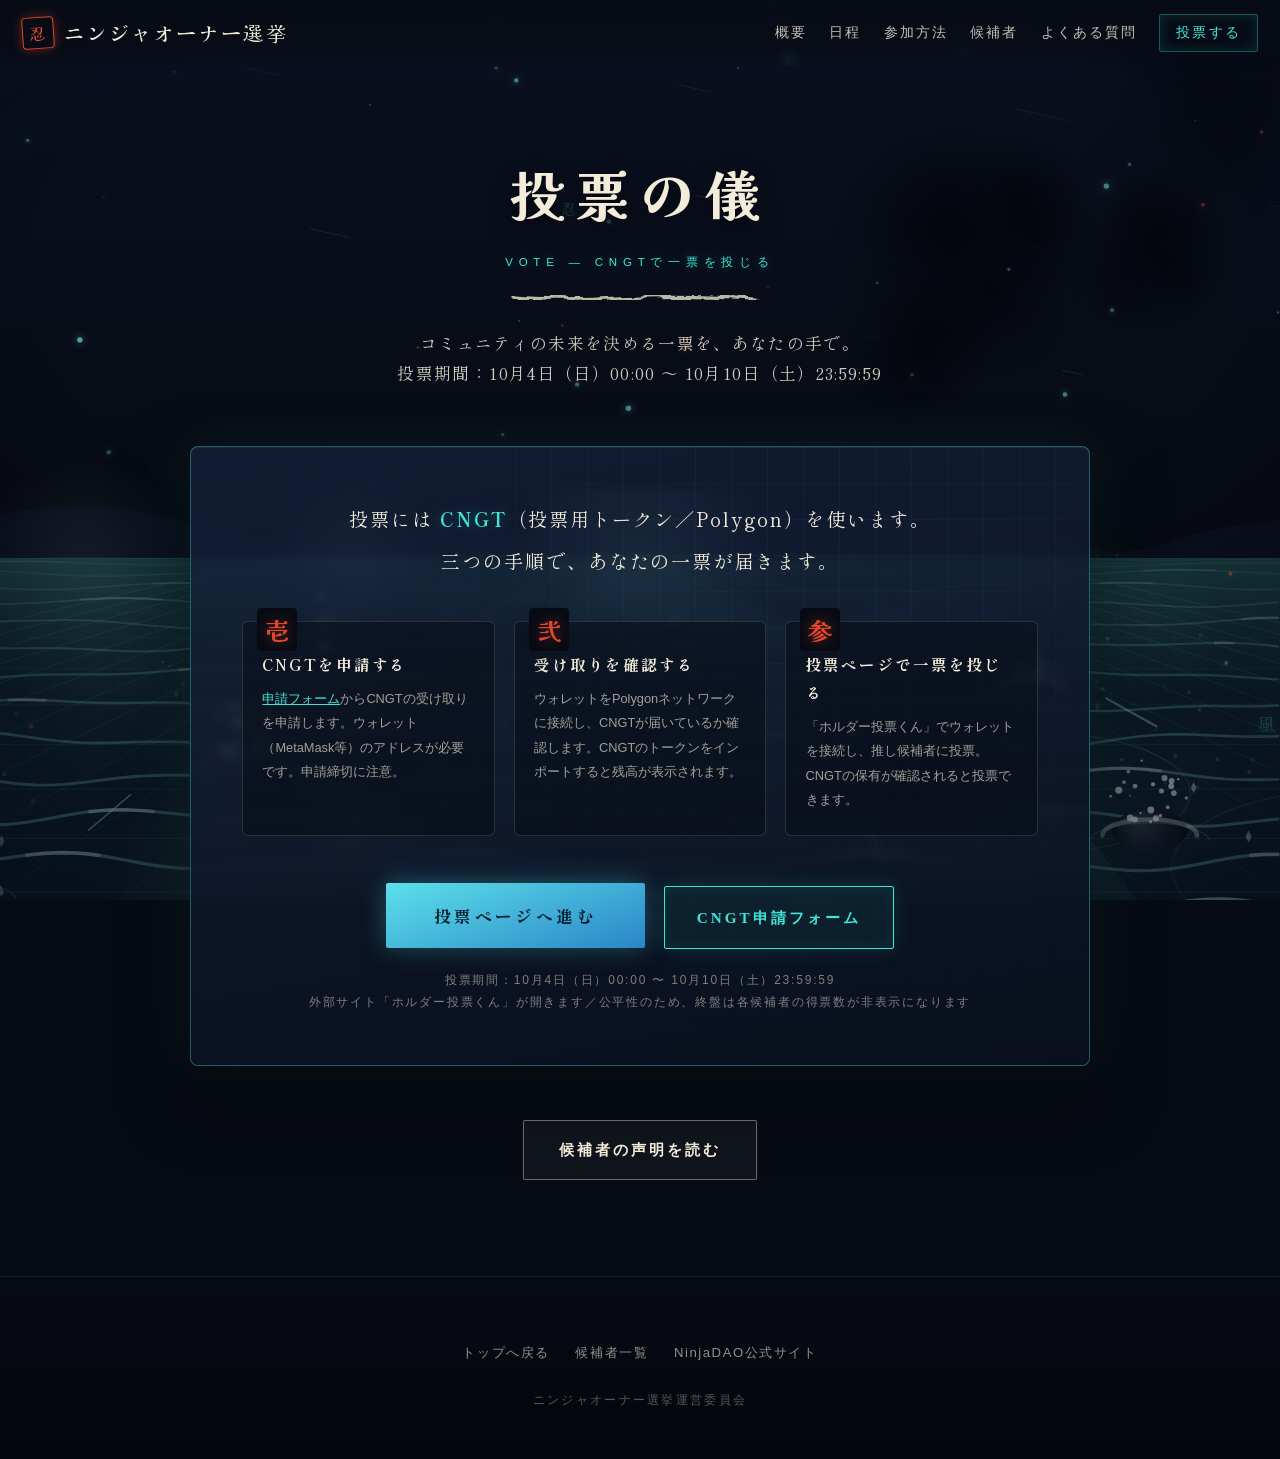
<file: vote.html>
<!DOCTYPE html>
<html lang="ja">
<head>
<meta charset="UTF-8">
<meta name="viewport" content="width=device-width, initial-scale=1.0">
<title>投票の儀 - ニンジャオーナー選挙</title>
<meta name="description" content="ニンジャオーナー選挙の投票ページ。CNGTを使って「ホルダー投票くん」から一票を投じます。">
<link rel="preconnect" href="https://fonts.googleapis.com">
<link rel="preconnect" href="https://fonts.gstatic.com" crossorigin>
<link href="https://fonts.googleapis.com/css2?family=Kaisei+Tokumin:wght@500;700;800&family=Shippori+Mincho+B1:wght@400;600;800&family=Zen+Kaku+Gothic+New:wght@400;500;700&display=swap" rel="stylesheet">
<link rel="stylesheet" href="css/style.css">
</head>
<body data-page="vote">

<svg width="0" height="0" style="position:absolute" aria-hidden="true">
  <defs>
    <filter id="rough-edge">
      <feTurbulence type="fractalNoise" baseFrequency="0.018" numOctaves="4" seed="3" result="n"/>
      <feDisplacementMap in="SourceGraphic" in2="n" scale="9" xChannelSelector="R" yChannelSelector="G"/>
    </filter>
    <filter id="rough-edge-strong">
      <feTurbulence type="fractalNoise" baseFrequency="0.03" numOctaves="4" seed="8" result="n"/>
      <feDisplacementMap in="SourceGraphic" in2="n" scale="14" xChannelSelector="R" yChannelSelector="G"/>
    </filter>
  </defs>
</svg>

<div class="bg-image-slot" aria-hidden="true"></div>
<div id="cyber-bg" aria-hidden="true"><canvas id="bg-canvas"></canvas></div>
<div class="bg-vignette" aria-hidden="true"></div>

<div class="site">

<header>
  <a class="brand" href="index.html"><span class="mark">忍</span>ニンジャオーナー選挙</a>
  <nav>
    <a href="index.html#about">概要</a>
    <a href="index.html#schedule">日程</a>
    <a href="index.html#join">参加方法</a>
    <a href="candidates.html">候補者</a>
    <a href="index.html#faq">よくある質問</a>
    <a class="nav-vote" href="vote.html" aria-current="page">投票する</a>
  </nav>
</header>

<main id="top">
<section class="page-hero">
  <h1 class="sec-kanji">投票の儀</h1>
  <p class="sec-label">VOTE — CNGTで一票を投じる</p>
  <svg class="brush-divider" viewBox="0 0 260 14" xmlns="http://www.w3.org/2000/svg">
    <path d="M4 6 Q50 10 110 6 T256 8" stroke="#f3ecd9" stroke-width="3.4" fill="none"
      stroke-linecap="round" opacity=".85" filter="url(#rough-edge-strong)"/>
  </svg>
  <p class="lead">コミュニティの未来を決める一票を、あなたの手で。<br>投票期間：10月4日（日）00:00 〜 10月10日（土）23:59:59</p>
</section>

<section style="padding-top:1rem">
  <div class="vote-wrap reveal">
    <div class="vote-panel">
      <p class="vote-lead">
        投票には <span class="cngt">CNGT</span>（投票用トークン／Polygon）を使います。<br>
        三つの手順で、あなたの一票が届きます。
      </p>
      <div class="vote-steps">
        <div class="vote-step" data-kanji="壱">
          <h4>CNGTを申請する</h4>
          <p><a data-cngt-link href="https://cngt.vibe.co.jp/" target="_blank" rel="noopener">申請フォーム</a>からCNGTの受け取りを申請します。ウォレット（MetaMask等）のアドレスが必要です。申請締切に注意。</p>
        </div>
        <div class="vote-step" data-kanji="弐">
          <h4>受け取りを確認する</h4>
          <p>ウォレットをPolygonネットワークに接続し、CNGTが届いているか確認します。CNGTのトークンをインポートすると残高が表示されます。</p>
        </div>
        <div class="vote-step" data-kanji="参">
          <h4>投票ページで一票を投じる</h4>
          <p>「ホルダー投票くん」でウォレットを接続し、推し候補者に投票。CNGTの保有が確認されると投票できます。</p>
        </div>
      </div>
      <div class="vote-cta">
        <a class="btn btn-shu" data-vote-link href="https://tohyo.mad-member-tools.com/vote/u4ppp2PtuM8JCCwT" target="_blank" rel="noopener">投票ページへ進む</a>
        <a class="btn btn-neon" data-cngt-link href="https://cngt.vibe.co.jp/" target="_blank" rel="noopener">CNGT申請フォーム</a>
        <span class="small">投票期間：10月4日（日）00:00 〜 10月10日（土）23:59:59<br>外部サイト「ホルダー投票くん」が開きます／公平性のため、終盤は各候補者の得票数が非表示になります</span>
      </div>
    </div>
  </div>

  <div class="cand-more" style="margin-top:3.4rem">
    <a class="btn btn-ghost" href="candidates.html">候補者の声明を読む</a>
  </div>
</section>
</main>

<footer>
  <div class="links">
    <a href="index.html">トップへ戻る</a>
    <a href="candidates.html">候補者一覧</a>
    <a href="https://www.ninja-dao.com/" target="_blank" rel="noopener">NinjaDAO公式サイト</a>
  </div>
  <p class="credit">ニンジャオーナー選挙運営委員会</p>
</footer>

</div>

<script src="js/config.js"></script>
<script src="js/candidates-data.js"></script>
<script src="js/bg.js"></script>
<script src="js/main.js"></script>
</body>
</html>
</file>
<file: css/style.css>
:root{
  --void:#070b14;
  --indigo:#0e1729;
  --indigo-2:#16233d;
  --neon:#3ee6da;
  --neon-dim:rgba(62,230,218,.35);
  --water:#3aa8d8;
  --shu:#c93a2b;
  --shu-bright:#e4472e;
  --washi:#f3ecd9;
  --washi-2:#eadfc6;
  --washi-shadow:#d8c9a8;
  --sumi:#221c16;
  --sumi-soft:#4a4238;
  --gold:#c8a24a;
  --font-brush:'Kaisei Tokumin',serif;
  --font-mincho:'Shippori Mincho B1',serif;
  --font-gothic:'Zen Kaku Gothic New',sans-serif;
}
*{margin:0;padding:0;box-sizing:border-box}
html{scroll-behavior:smooth}
body{
  background:var(--void);
  color:var(--washi);
  font-family:var(--font-gothic);
  overflow-x:hidden;
  line-height:1.8;
}
::selection{background:var(--shu);color:var(--washi)}

/* ============ 奥行きのあるサイバー背景 ============ */
#cyber-bg{position:fixed;inset:0;z-index:0;pointer-events:none}
#cyber-bg canvas{position:absolute;inset:0;width:100%;height:100%}
.bg-vignette{
  position:fixed;inset:0;z-index:1;pointer-events:none;
  background:radial-gradient(ellipse 120% 90% at 50% 30%,transparent 40%,rgba(4,6,12,.75) 100%);
}
/* 差し替え用：ChatGPT生成の背景画像をここに敷く場合 */
.bg-image-slot{
  position:fixed;inset:0;z-index:0;pointer-events:none;
  background-size:cover;background-position:center;
  opacity:.5;
  /* background-image:url('../assets/bg.jpg'); ← 画像ができたらここに指定 */
}

.site{position:relative;z-index:2}

/* ============ ヘッダー ============ */
header{
  position:fixed;top:0;left:0;right:0;z-index:100;
  display:flex;align-items:center;justify-content:space-between;
  padding:.9rem 1.4rem;
  background:linear-gradient(180deg,rgba(7,11,20,.92),rgba(7,11,20,.65) 70%,transparent);
  backdrop-filter:blur(6px);
}
.brand{
  font-family:var(--font-brush);font-size:1.25rem;letter-spacing:.12em;
  color:var(--washi);text-decoration:none;display:flex;align-items:center;gap:.6rem;
}
.brand .mark{
  width:2rem;height:2rem;border:1.5px solid var(--shu-bright);border-radius:4px;
  display:grid;place-items:center;font-size:1.05rem;color:var(--shu-bright);
  box-shadow:0 0 12px rgba(228,71,46,.4);transform:rotate(-4deg);
}
nav{display:flex;gap:1.4rem;align-items:center}
nav a{
  color:rgba(243,236,217,.8);text-decoration:none;font-size:.85rem;letter-spacing:.15em;
  transition:color .25s;
}
nav a:hover,nav a:focus-visible{color:var(--neon)}
nav a[aria-current="page"]{color:var(--neon)}
nav .nav-vote{
  border:1px solid var(--neon-dim);padding:.35rem 1rem;border-radius:2px;
  color:var(--neon);box-shadow:0 0 14px rgba(62,230,218,.15) inset;
}
nav .nav-vote:hover{background:rgba(62,230,218,.1)}
@media(max-width:720px){nav a:not(.nav-vote){display:none}}

/* ============ ヒーロー ============ */
.hero{
  min-height:100svh;display:grid;place-items:center;text-align:center;
  padding:7rem 1.2rem 4rem;position:relative;perspective:900px;
}
.hero-inner{position:relative;max-width:900px}
.hero-eyebrow{
  font-family:var(--font-gothic);font-size:.8rem;letter-spacing:.55em;
  color:var(--neon);text-shadow:0 0 16px var(--neon-dim);
  margin-bottom:1.6rem;
}
h1.hero-title{
  font-family:var(--font-brush);font-weight:800;
  font-size:clamp(2.6rem,8.5vw,6rem);
  letter-spacing:.06em;line-height:1.25;
  color:var(--washi);
  text-shadow:
    0 0 2px rgba(243,236,217,.5),
    0 6px 30px rgba(0,0,0,.7),
    0 0 60px rgba(62,230,218,.12);
}
h1 .accent{
  color:var(--shu-bright);
  text-shadow:0 0 24px rgba(228,71,46,.55),0 6px 30px rgba(0,0,0,.7);
}
.hero-sub{
  margin:1.8rem auto 0;max-width:34em;
  font-family:var(--font-mincho);font-size:clamp(.95rem,2.4vw,1.1rem);
  color:rgba(243,236,217,.85);letter-spacing:.08em;
}
/* NFTカード（画像差し替え用） */
.nft-card{
  margin:3rem auto 0;width:min(480px,86vw);aspect-ratio:1/1;
  border:1px solid rgba(62,230,218,.45);border-radius:8px;
  background:linear-gradient(160deg,rgba(22,35,61,.85),rgba(14,23,41,.9));
  box-shadow:0 0 70px rgba(62,230,218,.2),0 34px 70px rgba(0,0,0,.65);
  display:grid;place-items:center;position:relative;
  transform-style:preserve-3d;transition:transform .15s ease-out;
  will-change:transform;
}
.nft-card::before{
  content:"";position:absolute;inset:8px;border:1px dashed rgba(243,236,217,.25);border-radius:4px;
}
.nft-card .ph{
  font-size:.8rem;letter-spacing:.2em;color:rgba(243,236,217,.5);
  padding:1rem;text-align:center;line-height:2;
}
.nft-card img{width:100%;height:100%;object-fit:cover;border-radius:8px;display:block}
.nft-caption{
  margin-top:1rem;font-size:.78rem;letter-spacing:.3em;color:rgba(62,230,218,.8);
}
.hero-cta{
  margin-top:2.6rem;display:flex;gap:1rem;justify-content:center;flex-wrap:wrap;
}
.btn{
  font-family:var(--font-mincho);font-weight:600;letter-spacing:.2em;
  text-decoration:none;padding:.95rem 2.2rem;border-radius:2px;
  font-size:.95rem;position:relative;transition:transform .2s,box-shadow .2s,background .2s;
  display:inline-block;
}
.btn:active{transform:translateY(1px)}
.btn-shu{ /* 主役ボタン：水属性の水色グラデーション */
  background:linear-gradient(160deg,#5ce0ea,#2a86c8);color:#06222e;font-weight:800;
  box-shadow:0 0 26px rgba(80,205,235,.4),0 8px 20px rgba(0,0,0,.5);
}
.btn-shu:hover{box-shadow:0 0 44px rgba(90,220,240,.65),0 8px 20px rgba(0,0,0,.5);transform:translateY(-2px)}
.btn-ghost{
  border:1px solid rgba(243,236,217,.4);color:var(--washi);
  background:rgba(243,236,217,.04);
}
.btn-ghost:hover{border-color:var(--neon);color:var(--neon);box-shadow:0 0 20px rgba(62,230,218,.2)}
.btn-neon{
  border:1px solid var(--neon);color:var(--neon);
  background:rgba(62,230,218,.06);
  box-shadow:0 0 20px rgba(62,230,218,.15),inset 0 0 14px rgba(62,230,218,.08);
}
.btn-neon:hover{background:rgba(62,230,218,.14);box-shadow:0 0 34px rgba(62,230,218,.35)}
.btn-sumi{
  background:var(--sumi);color:var(--washi);letter-spacing:.25em;
  box-shadow:0 6px 16px rgba(0,0,0,.35);
}
.btn-sumi:hover{background:#000;transform:translateY(-2px)}
.btn-disabled{
  opacity:.55;pointer-events:none;cursor:default;
  box-shadow:none!important;transform:none!important;
}
.btn-soon{position:relative;overflow:visible}
.soon-tag{
  position:absolute;top:-11px;right:-10px;
  background:linear-gradient(160deg,#5ce0ea,#2a86c8);color:#06222e;
  font-family:var(--font-gothic);font-size:.58rem;font-weight:700;
  letter-spacing:.18em;padding:.16rem .5rem;border-radius:2px;
  transform:rotate(3deg);opacity:1;
  box-shadow:0 0 14px rgba(80,205,235,.55);
  animation:soonPulse 2.6s ease-in-out infinite;
}
.nft-card .soon-big{
  display:block;font-family:var(--font-gothic);font-weight:700;
  font-size:1.1rem;letter-spacing:.42em;text-indent:.42em;color:var(--neon);
  text-shadow:0 0 20px var(--neon-dim);margin-bottom:.6rem;
  animation:soonPulse 2.6s ease-in-out infinite;
}
@keyframes soonPulse{0%,100%{opacity:.75}50%{opacity:1}}

/* ============ 事前エントリーバナー ============ */
.entry-banner{
  max-width:860px;margin:0 auto;
  display:flex;gap:1.8rem;align-items:center;justify-content:space-between;flex-wrap:wrap;
  border:1px solid rgba(92,224,234,.5);border-radius:8px;
  background:linear-gradient(165deg,rgba(35,80,110,.55),rgba(12,22,40,.85));
  box-shadow:0 0 44px rgba(80,205,235,.14),0 22px 50px rgba(0,0,0,.55),inset 0 1px 0 rgba(255,255,255,.08);
  padding:clamp(1.6rem,4vw,2.4rem);backdrop-filter:blur(4px);
  position:relative;overflow:hidden;
}
.entry-banner::before{ /* 水面のきらめき */
  content:"";position:absolute;inset:0;pointer-events:none;
  background:radial-gradient(ellipse at 15% 0%,rgba(92,224,234,.16),transparent 55%);
}
.entry-left{flex:1;min-width:260px;position:relative}
.entry-kicker{
  font-size:.74rem;letter-spacing:.4em;color:var(--neon);
  text-shadow:0 0 12px var(--neon-dim);margin-bottom:.5rem;
}
.entry-title{
  font-family:var(--font-brush);font-weight:800;
  font-size:clamp(1.4rem,4vw,1.9rem);letter-spacing:.12em;color:var(--washi);
  margin-bottom:.7rem;
}
.entry-text{
  font-family:var(--font-mincho);font-size:.92rem;line-height:2.1;
  letter-spacing:.04em;color:rgba(243,236,217,.9);
}
.entry-text strong{color:var(--neon);font-weight:700}
.entry-cta{position:relative;text-align:center}
.entry-cta .note{
  display:block;margin-top:.7rem;font-size:.72rem;letter-spacing:.12em;
  color:rgba(243,236,217,.55);
}

.scroll-hint{
  position:absolute;bottom:2rem;left:50%;transform:translateX(-50%);
  font-size:.7rem;letter-spacing:.4em;color:rgba(243,236,217,.4);
  writing-mode:vertical-rl;
}
.scroll-hint::after{
  content:"";display:block;width:1px;height:46px;margin:10px auto 0;
  background:linear-gradient(var(--neon),transparent);
  animation:drip 2.2s ease-in-out infinite;
}
@keyframes drip{0%{transform:scaleY(0);transform-origin:top}50%{transform:scaleY(1);transform-origin:top}51%{transform-origin:bottom}100%{transform:scaleY(0);transform-origin:bottom}}

/* サブページ用の小さめヒーロー */
.page-hero{padding:9rem 1.2rem 2.6rem;text-align:center}
.page-hero .sec-kanji{font-size:clamp(2.2rem,6vw,3.4rem)}
.page-hero .lead{
  margin-top:1.4rem;font-family:var(--font-mincho);
  font-size:clamp(.9rem,2.2vw,1.05rem);color:rgba(243,236,217,.85);letter-spacing:.08em;
}

/* ============ キャラクター紹介：見参 ============ */
.chara-wrap{
  max-width:980px;margin:0 auto;
  display:grid;grid-template-columns:minmax(240px,400px) 1fr;
  gap:clamp(1.8rem,4vw,3rem);align-items:center;
}
@media(max-width:760px){.chara-wrap{grid-template-columns:1fr;justify-items:center;text-align:center}}
.chara-figure{
  position:relative;width:100%;max-width:400px;aspect-ratio:1/1;
  border:1px solid rgba(62,230,218,.45);border-radius:8px;
  background:linear-gradient(160deg,rgba(22,35,61,.85),rgba(14,23,41,.9));
  box-shadow:0 0 60px rgba(62,230,218,.16),0 30px 60px rgba(0,0,0,.6);
  overflow:hidden;
  animation:charaFloat 6s ease-in-out infinite;
}
.chara-figure::after{ /* 水面の反射光 */
  content:"";position:absolute;inset:0;pointer-events:none;
  background:linear-gradient(115deg,transparent 30%,rgba(140,240,230,.10) 45%,transparent 60%);
  animation:charaShine 5s ease-in-out infinite;
}
.chara-figure img{width:100%;height:100%;object-fit:cover;display:block}
@keyframes charaFloat{0%,100%{transform:translateY(0)}50%{transform:translateY(-8px)}}
@keyframes charaShine{0%,100%{opacity:.4}50%{opacity:1}}
.chara-no{
  font-size:.78rem;letter-spacing:.4em;color:var(--neon);
  text-shadow:0 0 12px var(--neon-dim);margin-bottom:.4rem;
}
.chara-name{
  font-family:var(--font-brush);font-weight:800;
  font-size:clamp(2.6rem,7vw,4rem);letter-spacing:.14em;line-height:1.2;
  color:var(--washi);text-shadow:0 6px 30px rgba(0,0,0,.7),0 0 50px rgba(62,230,218,.14);
  margin-bottom:1.4rem;
}
.chara-en{
  display:inline-block;margin-left:.8em;vertical-align:.35em;
  font-family:var(--font-gothic);font-weight:700;font-size:.28em;
  letter-spacing:.5em;color:rgba(62,230,218,.85);
}
.chara-specs{display:grid;gap:.55rem;margin-bottom:1.6rem}
.chara-specs .spec{
  display:flex;align-items:center;gap:1rem;
  border-bottom:1px solid rgba(243,236,217,.14);padding-bottom:.55rem;
}
@media(max-width:760px){.chara-specs .spec{justify-content:center}}
.chara-specs dt{
  flex:0 0 auto;font-family:var(--font-mincho);font-weight:700;font-size:.78rem;
  letter-spacing:.3em;color:#06222e;
  background:linear-gradient(160deg,#5ce0ea,#2a86c8);
  padding:.2rem .8rem;border-radius:2px;
}
.chara-specs dd{
  font-family:var(--font-mincho);font-weight:600;font-size:1.02rem;
  letter-spacing:.1em;color:var(--washi);
}
.chara-specs .unknown dt{background:linear-gradient(160deg,#3a4a63,#222f45);color:rgba(243,236,217,.75)}
.chara-specs .unknown dd{
  color:var(--neon);text-shadow:0 0 14px var(--neon-dim);
  animation:soonPulse 2.6s ease-in-out infinite;letter-spacing:.3em;
}
.chara-hook{
  font-family:var(--font-mincho);font-size:clamp(.92rem,2.2vw,1.02rem);
  line-height:2.2;letter-spacing:.06em;color:rgba(243,236,217,.92);
  margin-bottom:1.8rem;
}
.chara-hook strong{
  color:var(--shu-bright);font-size:1.15em;
  text-shadow:0 0 22px rgba(228,71,46,.5);
}
.chara-cta .btn{font-size:1rem;padding:1rem 2.4rem}

/* ============ セクション共通 ============ */
section{padding:6rem 1.2rem;position:relative}
.container{max-width:1000px;margin:0 auto}
.sec-head{text-align:center;margin-bottom:3.2rem}
.sec-kanji{
  font-family:var(--font-brush);font-weight:800;font-size:clamp(2rem,5vw,3rem);
  letter-spacing:.2em;color:var(--washi);
  text-shadow:0 4px 20px rgba(0,0,0,.6);
}
.sec-label{
  font-size:.72rem;letter-spacing:.5em;color:var(--neon);margin-top:.6rem;
  text-shadow:0 0 12px var(--neon-dim);
}
.brush-divider{display:block;width:min(260px,60%);margin:1.2rem auto 0;opacity:.9}

/* スクロール出現 */
.reveal{opacity:0;transform:translateY(34px);transition:opacity .8s ease,transform .8s ease}
.reveal.in{opacity:1;transform:none}

/* ============ 和紙 ============ */
.washi-sheet{
  position:relative;color:var(--sumi);
}
.washi-sheet::before{ /* 紙本体：縁だけを毛羽立たせる（文字は歪ませない） */
  content:"";position:absolute;inset:0;z-index:0;
  background:
    radial-gradient(ellipse at 20% 10%,rgba(255,255,255,.5),transparent 55%),
    linear-gradient(165deg,var(--washi) 0%,var(--washi-2) 60%,var(--washi-shadow) 100%);
  box-shadow:
    0 2px 4px rgba(0,0,0,.4),
    0 24px 60px rgba(0,0,0,.55),
    0 0 80px rgba(62,230,218,.06);
  filter:url(#rough-edge);
}
.washi-sheet::after{ /* 和紙の繊維テクスチャ（2層合成） */
  content:"";position:absolute;inset:0;z-index:1;pointer-events:none;
  background-image:
    url("data:image/svg+xml,%3Csvg xmlns='http://www.w3.org/2000/svg' width='400' height='400'%3E%3Cfilter id='p'%3E%3CfeTurbulence type='fractalNoise' baseFrequency='0.9' numOctaves='4' seed='7'/%3E%3CfeColorMatrix values='0 0 0 0 0.35 0 0 0 0 0.3 0 0 0 0 0.22 0 0 0 0.28 0'/%3E%3C/filter%3E%3Crect width='400' height='400' filter='url(%23p)'/%3E%3C/svg%3E"),
    url("data:image/svg+xml,%3Csvg xmlns='http://www.w3.org/2000/svg' width='600' height='600'%3E%3Cfilter id='f'%3E%3CfeTurbulence type='turbulence' baseFrequency='0.012 0.09' numOctaves='2' seed='11'/%3E%3CfeColorMatrix values='0 0 0 0 0.4 0 0 0 0 0.35 0 0 0 0 0.25 0 0 0 0.1 0'/%3E%3C/filter%3E%3Crect width='600' height='600' filter='url(%23f)'/%3E%3C/svg%3E");
  mix-blend-mode:multiply;opacity:.55;
}
.washi-content{position:relative;z-index:2}

/* ============ 巻物（イベント概要） ============ */
.makimono{max-width:860px;margin:0 auto;position:relative}
.roller{
  height:38px;border-radius:19px;position:relative;z-index:5;
  background:linear-gradient(180deg,#3a2c20 0%,#5c4630 18%,#2a1f16 55%,#191008 100%);
  box-shadow:0 6px 16px rgba(0,0,0,.7),inset 0 1px 2px rgba(255,255,255,.25);
}
.roller::before,.roller::after{ /* 軸先（木口） */
  content:"";position:absolute;top:50%;transform:translateY(-50%);
  width:24px;height:48px;border-radius:9px;
  background:radial-gradient(circle at 35% 35%,#e8d9a8,#a4823c 55%,#5d4517);
  box-shadow:0 3px 8px rgba(0,0,0,.6);
}
.roller::before{left:-15px}
.roller::after{right:-15px}
/* 軸に巻き付いた紙（残りの巻き） */
.roller .wound{
  position:absolute;left:26px;right:26px;top:4px;height:30px;border-radius:15px;
  background:
    repeating-linear-gradient(90deg,rgba(60,40,15,.13) 0 2px,transparent 2px 42px),
    linear-gradient(180deg,#f4ecd7 0%,#e6d9ba 40%,#c4b088 75%,#93805c 100%);
  box-shadow:
    inset 0 -4px 7px rgba(0,0,0,.4),
    inset 0 2px 3px rgba(255,255,255,.6);
}
.roller .wound::after{ /* 巻きの層線 */
  content:"";position:absolute;inset:0;border-radius:inherit;
  background:repeating-linear-gradient(180deg,transparent 0 5px,rgba(90,65,30,.16) 5px 6px);
}
/* 巻緒（紐と房） */
.himo{position:absolute;top:-8px;left:9%;width:64px;height:84px;z-index:6;pointer-events:none}
.himo span{
  position:absolute;top:0;width:3px;height:58px;border-radius:2px;
  background:linear-gradient(#7a5fc4,#3a2a6e);
  box-shadow:0 1px 2px rgba(0,0,0,.5);
}
.himo span:nth-child(1){left:22px;transform:rotate(7deg)}
.himo span:nth-child(2){left:36px;transform:rotate(-6deg)}
.himo span::after{ /* 房 */
  content:"";position:absolute;left:50%;bottom:-18px;width:10px;height:20px;margin-left:-5px;
  background:linear-gradient(#8a6cd8,#2c1f55);
  border-radius:3px 3px 6px 6px;
  box-shadow:0 2px 4px rgba(0,0,0,.5);
}
.makimono-paper{
  margin:0 16px;overflow:hidden;position:relative;
  max-height:0;transition:max-height 1.8s cubic-bezier(.22,.8,.3,1);
}
.makimono.open .makimono-paper{max-height:1600px}
/* 紙が軸に巻き込まれていく曲面の影 */
.makimono-paper::before,.makimono-paper::after{
  content:"";position:absolute;left:0;right:0;height:34px;z-index:4;pointer-events:none;
}
.makimono-paper::before{
  top:0;
  background:linear-gradient(180deg,rgba(25,14,4,.55),rgba(70,48,22,.2) 45%,transparent);
}
.makimono-paper::after{
  bottom:0;
  background:linear-gradient(0deg,rgba(25,14,4,.6),rgba(70,48,22,.22) 45%,transparent);
}
.makimono-paper .washi-sheet{padding:3.4rem clamp(1.4rem,5vw,3.5rem) 3.6rem}
.makimono-kicker{
  font-family:var(--font-brush);font-weight:800;
  font-size:clamp(2rem,5.5vw,2.8rem);text-align:center;
  letter-spacing:.4em;text-indent:.4em;color:#14100c;margin-bottom:.5rem;
}
.makimono-title{
  font-family:var(--font-brush);font-weight:700;font-size:clamp(1.25rem,3.4vw,1.7rem);
  text-align:center;letter-spacing:.22em;margin-bottom:.4rem;color:#14100c;
}
.makimono-title-sub{
  text-align:center;font-family:var(--font-mincho);font-weight:600;font-size:.85rem;
  letter-spacing:.35em;color:#3d362d;margin-bottom:2rem;
}
.makimono-body{
  font-family:var(--font-mincho);font-weight:600;
  font-size:clamp(.98rem,2.3vw,1.08rem);
  line-height:2.2;letter-spacing:.05em;color:#171310;
  display:grid;gap:1.2rem;
}
.makimono-body strong{color:var(--shu);font-weight:800}
.makimono-body.kobun p{text-indent:-1.1em;padding-left:1.1em}
.makimono-body.kobun .kobun-close{text-align:right;text-indent:0;padding-left:0;margin-top:.6rem;letter-spacing:.12em}
.makimono-target{
  margin-top:2rem;padding-top:1.6rem;border-top:1px solid rgba(34,28,22,.25);
  display:flex;gap:1.6rem;align-items:center;flex-wrap:wrap;justify-content:center;
  font-family:var(--font-mincho);
}
.makimono-target .frame{
  width:130px;height:130px;border:2px solid var(--sumi);padding:5px;background:#fff8;
  display:grid;place-items:center;font-size:.68rem;color:var(--sumi-soft);
  text-align:center;letter-spacing:.1em;
}
.makimono-target .frame img{width:100%;height:100%;object-fit:cover}
.hanko{
  position:absolute;right:clamp(1rem,4vw,2.6rem);bottom:2rem;
  width:64px;height:64px;border:3px solid var(--shu);border-radius:8px;
  color:var(--shu);font-family:var(--font-brush);font-weight:700;font-size:1.25rem;line-height:1.1;
  display:grid;place-items:center;text-align:center;
  transform:rotate(-7deg);opacity:.85;
  mask-image:url("data:image/svg+xml,%3Csvg xmlns='http://www.w3.org/2000/svg' width='64' height='64'%3E%3Cfilter id='g'%3E%3CfeTurbulence type='fractalNoise' baseFrequency='0.35' numOctaves='3' seed='4'/%3E%3CfeColorMatrix values='0 0 0 0 1 0 0 0 0 1 0 0 0 0 1 0 0 0 2.4 -0.6'/%3E%3CfeComposite operator='in' in2='SourceGraphic'/%3E%3C/filter%3E%3Crect width='64' height='64' fill='%23fff' filter='url(%23g)'/%3E%3C/svg%3E");
  -webkit-mask-image:url("data:image/svg+xml,%3Csvg xmlns='http://www.w3.org/2000/svg' width='64' height='64'%3E%3Cfilter id='g'%3E%3CfeTurbulence type='fractalNoise' baseFrequency='0.35' numOctaves='3' seed='4'/%3E%3CfeColorMatrix values='0 0 0 0 1 0 0 0 0 1 0 0 0 0 1 0 0 0 2.4 -0.6'/%3E%3CfeComposite operator='in' in2='SourceGraphic'/%3E%3C/filter%3E%3Crect width='64' height='64' fill='%23fff' filter='url(%23g)'/%3E%3C/svg%3E");
}

/* ============ 大告知：にんセレで声明 ============ */
.proclaim{max-width:840px;margin:0 auto;text-align:center;position:relative;padding:3.2rem 1rem}
.proclaim::before,.proclaim::after{
  content:"";position:absolute;left:50%;transform:translateX(-50%);
  width:min(440px,82%);height:3px;
  background:linear-gradient(90deg,transparent,var(--shu-bright),transparent);
  box-shadow:0 0 18px rgba(228,71,46,.5);
}
.proclaim::before{top:0}
.proclaim::after{bottom:0}
.proclaim-eyebrow{font-size:.78rem;letter-spacing:.5em;color:var(--neon);margin-bottom:1.3rem;text-shadow:0 0 12px var(--neon-dim)}
.proclaim-title{
  font-family:var(--font-brush);font-weight:800;
  font-size:clamp(1.7rem,6vw,3.4rem);letter-spacing:.06em;line-height:1.5;
  color:var(--washi);text-shadow:0 6px 30px rgba(0,0,0,.7);
  white-space:nowrap;
}
.proclaim-title span{
  color:var(--shu-bright);
  text-shadow:0 0 30px rgba(228,71,46,.6),0 6px 30px rgba(0,0,0,.7);
}
.proclaim-sub{
  margin-top:1.7rem;font-family:var(--font-mincho);
  font-size:clamp(.9rem,2.2vw,1.02rem);line-height:2.2;letter-spacing:.06em;
  color:rgba(243,236,217,.85);
}
.proclaim-cta{margin-top:2rem}
@media(max-width:400px){.proclaim-title{white-space:normal}}

/* ============ スケジュール ============ */
.timeline{max-width:760px;margin:0 auto;position:relative;padding-left:2.4rem}
.timeline::before{
  content:"";position:absolute;left:11px;top:8px;bottom:8px;width:2px;
  background:linear-gradient(180deg,transparent,var(--neon) 8%,var(--neon) 92%,transparent);
  box-shadow:0 0 14px var(--neon-dim);
}
.tl-item{position:relative;padding:0 0 2.4rem}
.tl-item::before{
  content:"";position:absolute;left:-2.4rem;top:.45rem;width:14px;height:14px;
  margin-left:5px;border-radius:50%;
  background:var(--void);border:2px solid var(--neon);
  box-shadow:0 0 12px var(--neon-dim);
}
.tl-item.shu::before{border-color:var(--shu-bright);box-shadow:0 0 14px rgba(228,71,46,.5)}
.tl-date{font-family:var(--font-gothic);font-size:.8rem;letter-spacing:.2em;color:var(--neon)}
.tl-item.shu .tl-date{color:var(--shu-bright)}
.tl-title{
  font-family:var(--font-mincho);font-weight:800;font-size:1.15rem;letter-spacing:.1em;
  margin-top:.15rem;color:var(--washi);
}
.tl-desc{font-size:.85rem;color:rgba(243,236,217,.65);margin-top:.2rem;max-width:34em}
.tl-note{margin-top:2.5rem;text-align:center;font-size:.75rem;letter-spacing:.2em;color:rgba(243,236,217,.45)}

/* ============ 参加方法（二枚の札） ============ */
.fuda-grid{
  display:grid;grid-template-columns:repeat(auto-fit,minmax(280px,1fr));
  gap:2rem;max-width:860px;margin:0 auto;
}
.fuda{padding:2.6rem 2rem 2.2rem;text-align:center}
.fuda .fuda-kanji{
  font-family:var(--font-brush);font-weight:800;font-size:2rem;letter-spacing:.3em;color:var(--sumi);
}
.fuda p{
  font-family:var(--font-mincho);font-size:.95rem;line-height:2.1;
  color:var(--sumi);margin:1.2rem 0 1.8rem;text-align:left;
}

/* ============ 投票 ============ */
.vote-wrap{max-width:900px;margin:0 auto}
.vote-panel{
  border:1px solid rgba(62,230,218,.35);border-radius:8px;
  background:linear-gradient(170deg,rgba(22,35,61,.75),rgba(10,16,30,.9));
  box-shadow:0 0 60px rgba(62,230,218,.08),0 30px 70px rgba(0,0,0,.6),inset 0 1px 0 rgba(255,255,255,.06);
  padding:clamp(1.8rem,4.5vw,3.2rem);backdrop-filter:blur(4px);
  position:relative;overflow:hidden;
}
.vote-panel::before{
  content:"";position:absolute;inset:0;pointer-events:none;
  background:
    linear-gradient(rgba(62,230,218,.05) 1px,transparent 1px),
    linear-gradient(90deg,rgba(62,230,218,.05) 1px,transparent 1px);
  background-size:36px 36px;
  mask-image:radial-gradient(ellipse at 70% 0%,#000 0%,transparent 70%);
  -webkit-mask-image:radial-gradient(ellipse at 70% 0%,#000 0%,transparent 70%);
}
.vote-lead{
  font-family:var(--font-mincho);font-size:clamp(1rem,2.6vw,1.2rem);
  letter-spacing:.1em;line-height:2.2;text-align:center;margin-bottom:2.4rem;
}
.vote-lead .cngt{color:var(--neon);font-weight:700;text-shadow:0 0 14px var(--neon-dim)}
.vote-steps{
  display:grid;grid-template-columns:repeat(auto-fit,minmax(210px,1fr));
  gap:1.2rem;margin-bottom:2.6rem;
}
.vote-step{
  border:1px solid rgba(243,236,217,.14);border-radius:6px;
  padding:1.4rem 1.2rem;background:rgba(7,11,20,.5);position:relative;
}
.vote-step::before{
  content:attr(data-kanji);
  position:absolute;top:-14px;left:14px;
  font-family:var(--font-brush);font-weight:800;font-size:1.5rem;color:var(--shu-bright);
  text-shadow:0 0 14px rgba(228,71,46,.5);
  background:var(--void);padding:0 .5rem;border-radius:4px;
}
.vote-step h4{
  font-family:var(--font-mincho);font-size:.98rem;letter-spacing:.12em;
  margin:.4rem 0 .5rem;color:var(--washi);
}
.vote-step p{font-size:.8rem;color:rgba(243,236,217,.65);line-height:1.9}
.vote-step a{color:var(--neon)}
.vote-cta{text-align:center}
.vote-cta .btn{font-size:1.05rem;padding:1.1rem 3rem;margin:.35rem .45rem}
.vote-cta .btn-neon{font-size:.95rem;padding:1.05rem 2rem}
.vote-cta .small{
  display:block;margin-top:1rem;font-size:.75rem;letter-spacing:.15em;color:rgba(243,236,217,.5);
}

/* ============ 候補者絵巻 ============ */
#candidates{overflow:visible}
.cand-note{
  text-align:center;font-family:var(--font-mincho);font-size:.9rem;
  letter-spacing:.12em;color:rgba(243,236,217,.8);margin:-1.4rem 0 3rem;
}
.cand-note strong{color:var(--shu-bright)}
.cand-grid{
  display:grid;grid-template-columns:repeat(auto-fit,minmax(290px,1fr));
  gap:3.4rem 2.4rem;max-width:1000px;margin:0 auto;
}
.cand-scroll{padding:2.6rem 2.2rem 1.9rem;position:relative}
.cand-scroll .axis{
  position:absolute;top:-12px;bottom:-12px;width:18px;border-radius:9px;z-index:3;
  background:linear-gradient(90deg,#191008,#5c4630 45%,#2a1f16);
  box-shadow:0 4px 10px rgba(0,0,0,.6);
}
.cand-scroll .axis::before,.cand-scroll .axis::after{ /* 軸先 */
  content:"";position:absolute;left:50%;transform:translateX(-50%);
  width:24px;height:12px;border-radius:5px;
  background:radial-gradient(circle at 35% 35%,#e8d9a8,#a4823c 55%,#5d4517);
  box-shadow:0 2px 5px rgba(0,0,0,.6);
}
.cand-scroll .axis::before{top:-7px}
.cand-scroll .axis::after{bottom:-7px}
.cand-scroll .axis.l{left:-9px}
.cand-scroll .axis.r{right:-9px}
/* 紙が左右の軸に巻き込まれる曲面の影 */
.cand-scroll .edge-shade{
  position:absolute;inset:0;z-index:3;pointer-events:none;
  background:linear-gradient(90deg,rgba(45,28,10,.32),transparent 9%,transparent 91%,rgba(45,28,10,.36));
}
.kunai-wrap{position:absolute;top:-74px;left:6px;width:62px;height:146px;z-index:6}
.kunai-wrap .blade{
  width:100%;height:100%;display:block;
  transform:rotate(-20deg);transform-origin:50% 92%;
  filter:drop-shadow(4px 8px 8px rgba(0,0,0,.55));
}
/* クナイの環から組紐でぶら下がるアイコン */
.hang{
  position:absolute;left:-30px;top:34px;width:48px;z-index:7;
  transform-origin:50% 0;animation:sway 4.5s ease-in-out infinite;
}
.hang::before{ /* 組紐 */
  content:"";display:block;width:3px;height:42px;margin:0 auto;border-radius:2px;
  background:repeating-linear-gradient(180deg,#b03a2c 0 6px,#6e1f16 6px 12px);
  box-shadow:0 1px 2px rgba(0,0,0,.4);
}
.kunai-avatar{
  width:44px;height:44px;margin:-3px auto 0;border-radius:50%;
  border:2px solid var(--shu);background:#101828;overflow:hidden;
  display:grid;place-items:center;font-size:.55rem;letter-spacing:.05em;
  color:rgba(243,236,217,.55);text-align:center;
  box-shadow:0 6px 12px rgba(0,0,0,.5);
}
.kunai-avatar img{width:100%;height:100%;object-fit:cover}
@keyframes sway{0%,100%{transform:rotate(4deg)}50%{transform:rotate(-4deg)}}
.cand-badge{
  display:inline-block;font-family:var(--font-mincho);font-weight:700;
  font-size:.68rem;letter-spacing:.3em;padding:.18rem .65rem .18rem .95rem;
  background:var(--shu);color:var(--washi);transform:rotate(-1.5deg);
  margin-bottom:.8rem;margin-left:3.4rem;
}
.cand-badge.discord{background:#2b3a55}
.cand-name{
  font-family:var(--font-brush);font-weight:800;font-size:1.3rem;letter-spacing:.14em;
  color:var(--sumi);margin-bottom:.7rem;
  border-bottom:2px solid rgba(34,28,22,.55);padding-bottom:.4rem;
  padding-left:.2rem;
}
.cand-statement{
  font-family:var(--font-mincho);font-size:.9rem;line-height:2.1;
  color:var(--sumi);text-align:justify;
}
.cand-scroll.empty{
  display:grid;place-items:center;min-height:240px;
  border:1px dashed rgba(243,236,217,.35);border-radius:4px;
  background:linear-gradient(165deg,rgba(243,236,217,.07),rgba(216,201,168,.03));
}
.cand-empty{text-align:center;color:rgba(243,236,217,.55)}
.cand-empty span{
  font-family:var(--font-brush);font-weight:700;font-size:1.5rem;letter-spacing:.4em;
  display:block;margin-bottom:.5rem;color:rgba(243,236,217,.75);
}
.cand-empty p{font-family:var(--font-mincho);font-size:.8rem;letter-spacing:.2em}
.cand-more{text-align:center;margin-top:3rem}

/* 投票フェーズの表示 */
body.phase-voting .voting-banner{display:block}
.voting-banner{
  display:none;margin:0 auto 2rem;max-width:520px;text-align:center;
  font-family:var(--font-mincho);font-weight:800;letter-spacing:.3em;
  color:var(--shu-bright);border:1px solid rgba(228,71,46,.5);
  padding:.6rem 1rem;border-radius:3px;
  box-shadow:0 0 24px rgba(228,71,46,.2);
  animation:pulse 2.6s ease-in-out infinite;
}
@keyframes pulse{0%,100%{box-shadow:0 0 18px rgba(228,71,46,.15)}50%{box-shadow:0 0 34px rgba(228,71,46,.4)}}

/* ============ 瓦版（にんセレ・FAQ） ============ */
.kawaraban{max-width:920px;margin:0 auto;padding:clamp(1.6rem,4vw,3rem)}
.kb-frame{border:3px double var(--sumi);padding:clamp(1.2rem,3vw,2.2rem);position:relative}
.kb-header{
  display:flex;align-items:stretch;gap:1.4rem;border-bottom:2px solid var(--sumi);
  padding-bottom:1.2rem;margin-bottom:1.6rem;
}
.kb-masthead{
  writing-mode:vertical-rl;font-family:var(--font-brush);font-weight:800;
  font-size:clamp(1.8rem,4.5vw,2.6rem);letter-spacing:.25em;color:var(--sumi);
  border-right:2px solid var(--sumi);padding-right:1rem;
}
.kb-headline{flex:1;display:flex;flex-direction:column;justify-content:center}
.kb-gogai{
  display:inline-block;align-self:flex-start;
  background:var(--shu);color:var(--washi);font-family:var(--font-mincho);font-weight:800;
  font-size:.78rem;letter-spacing:.4em;padding:.2rem .8rem .2rem 1.1rem;
  transform:rotate(-1.5deg);margin-bottom:.6rem;
}
.kb-headline h3{
  font-family:var(--font-mincho);font-weight:800;
  font-size:clamp(1.15rem,3.2vw,1.6rem);letter-spacing:.08em;line-height:1.6;color:var(--sumi);
}
.kb-headline h3.kb-big{ /* 号外の大見出し（今年の選挙はここが違う） */
  font-family:var(--font-brush);
  font-size:clamp(1.5rem,4.8vw,2.5rem);letter-spacing:.07em;line-height:1.5;
  color:#14100c;
}
.kb-accent{color:var(--shu)}
.kb-date{font-family:var(--font-mincho);font-size:.75rem;letter-spacing:.25em;color:var(--sumi-soft);margin-top:.5rem}
.kb-body{font-family:var(--font-mincho);color:var(--sumi)}
.kb-body strong{color:var(--shu)}

/* FAQ */
.faq-item{border-bottom:1px solid rgba(34,28,22,.3)}
.faq-item summary{
  cursor:pointer;list-style:none;display:flex;gap:.9rem;align-items:baseline;
  padding:1.1rem .2rem;font-weight:600;font-size:.98rem;letter-spacing:.05em;
  transition:color .2s;
}
.faq-item summary::-webkit-details-marker{display:none}
.faq-item summary:hover{color:var(--shu)}
.faq-item summary::before{
  content:"問";flex:0 0 auto;
  font-family:var(--font-brush);font-weight:700;color:var(--shu);font-size:1.2rem;
}
.faq-item summary::after{
  content:"＋";margin-left:auto;color:var(--sumi-soft);font-family:var(--font-gothic);
  transition:transform .3s;
}
.faq-item[open] summary::after{transform:rotate(45deg)}
.faq-answer{
  display:flex;gap:.9rem;padding:0 .2rem 1.3rem;font-size:.9rem;line-height:2;
  color:#3a332c;font-weight:500;
}
.faq-answer::before{
  content:"答";flex:0 0 auto;font-family:var(--font-brush);font-weight:700;color:var(--sumi);font-size:1.2rem;
}
.faq-answer a{color:var(--shu)}

/* 瓦版コラム */
.kb-columns{
  column-count:2;column-gap:2.2rem;column-rule:1px solid rgba(34,28,22,.3);
  font-size:.92rem;line-height:2.1;text-align:justify;
}
.kb-columns p{margin-bottom:1em}
@media(max-width:640px){
  .kb-columns{column-count:1}
  .kb-header{flex-direction:column;gap:.8rem}
  .kb-masthead{writing-mode:horizontal-tb;border-right:0;border-bottom:2px solid var(--sumi);padding:0 0 .5rem}
}
.kb-cta{text-align:center;margin-top:1.8rem}

/* ============ フッター ============ */
footer{
  position:relative;z-index:2;
  padding:4rem 1.2rem 3rem;text-align:center;
  border-top:1px solid rgba(62,230,218,.12);
  background:linear-gradient(180deg,transparent,rgba(4,6,12,.9));
}
.footer-share{margin-bottom:2rem}
footer .links{display:flex;gap:1.6rem;justify-content:center;flex-wrap:wrap;margin-bottom:1.6rem}
footer a{color:rgba(243,236,217,.6);text-decoration:none;font-size:.82rem;letter-spacing:.12em}
footer a:hover{color:var(--neon)}
footer .credit{font-size:.72rem;letter-spacing:.2em;color:rgba(243,236,217,.35)}

@media(prefers-reduced-motion:reduce){
  *,*::before,*::after{animation:none!important;transition-duration:.01ms!important}
  .reveal{opacity:1;transform:none}
  .makimono .makimono-paper{max-height:none}
}
</file>
